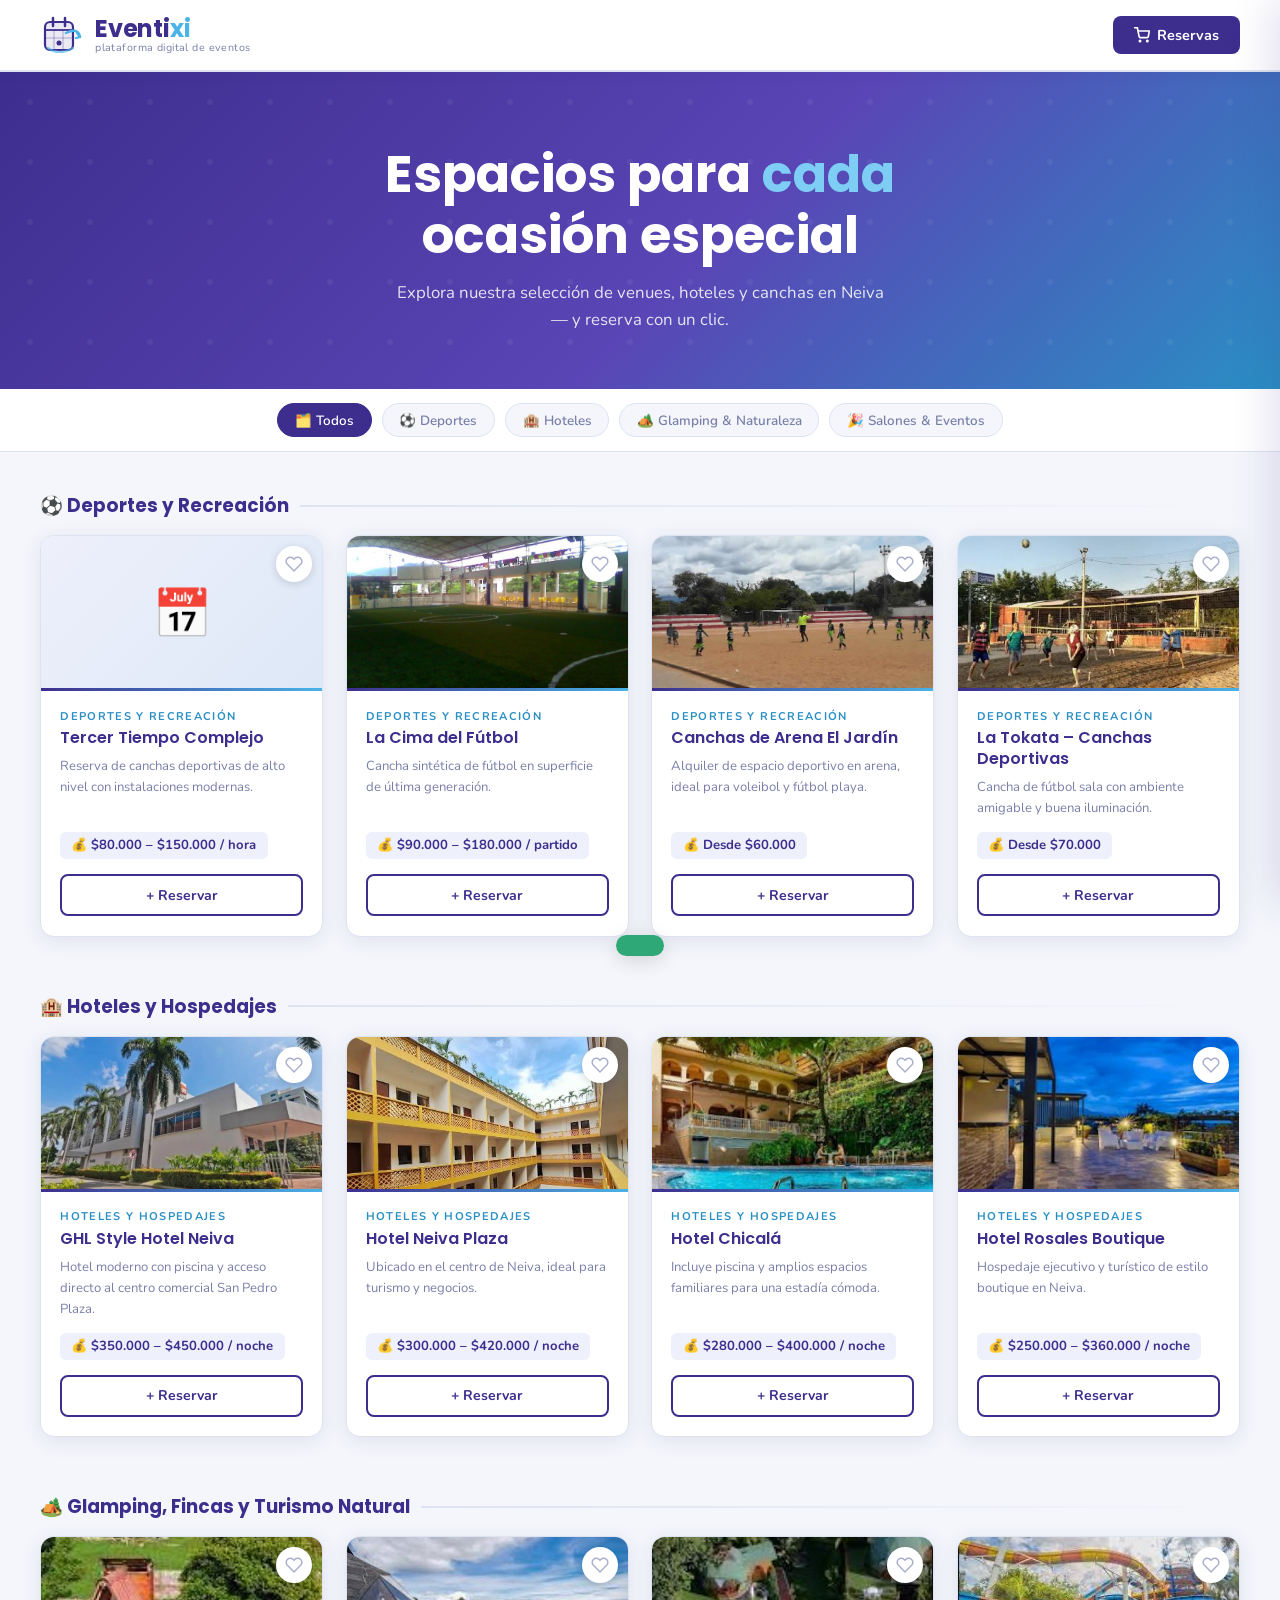
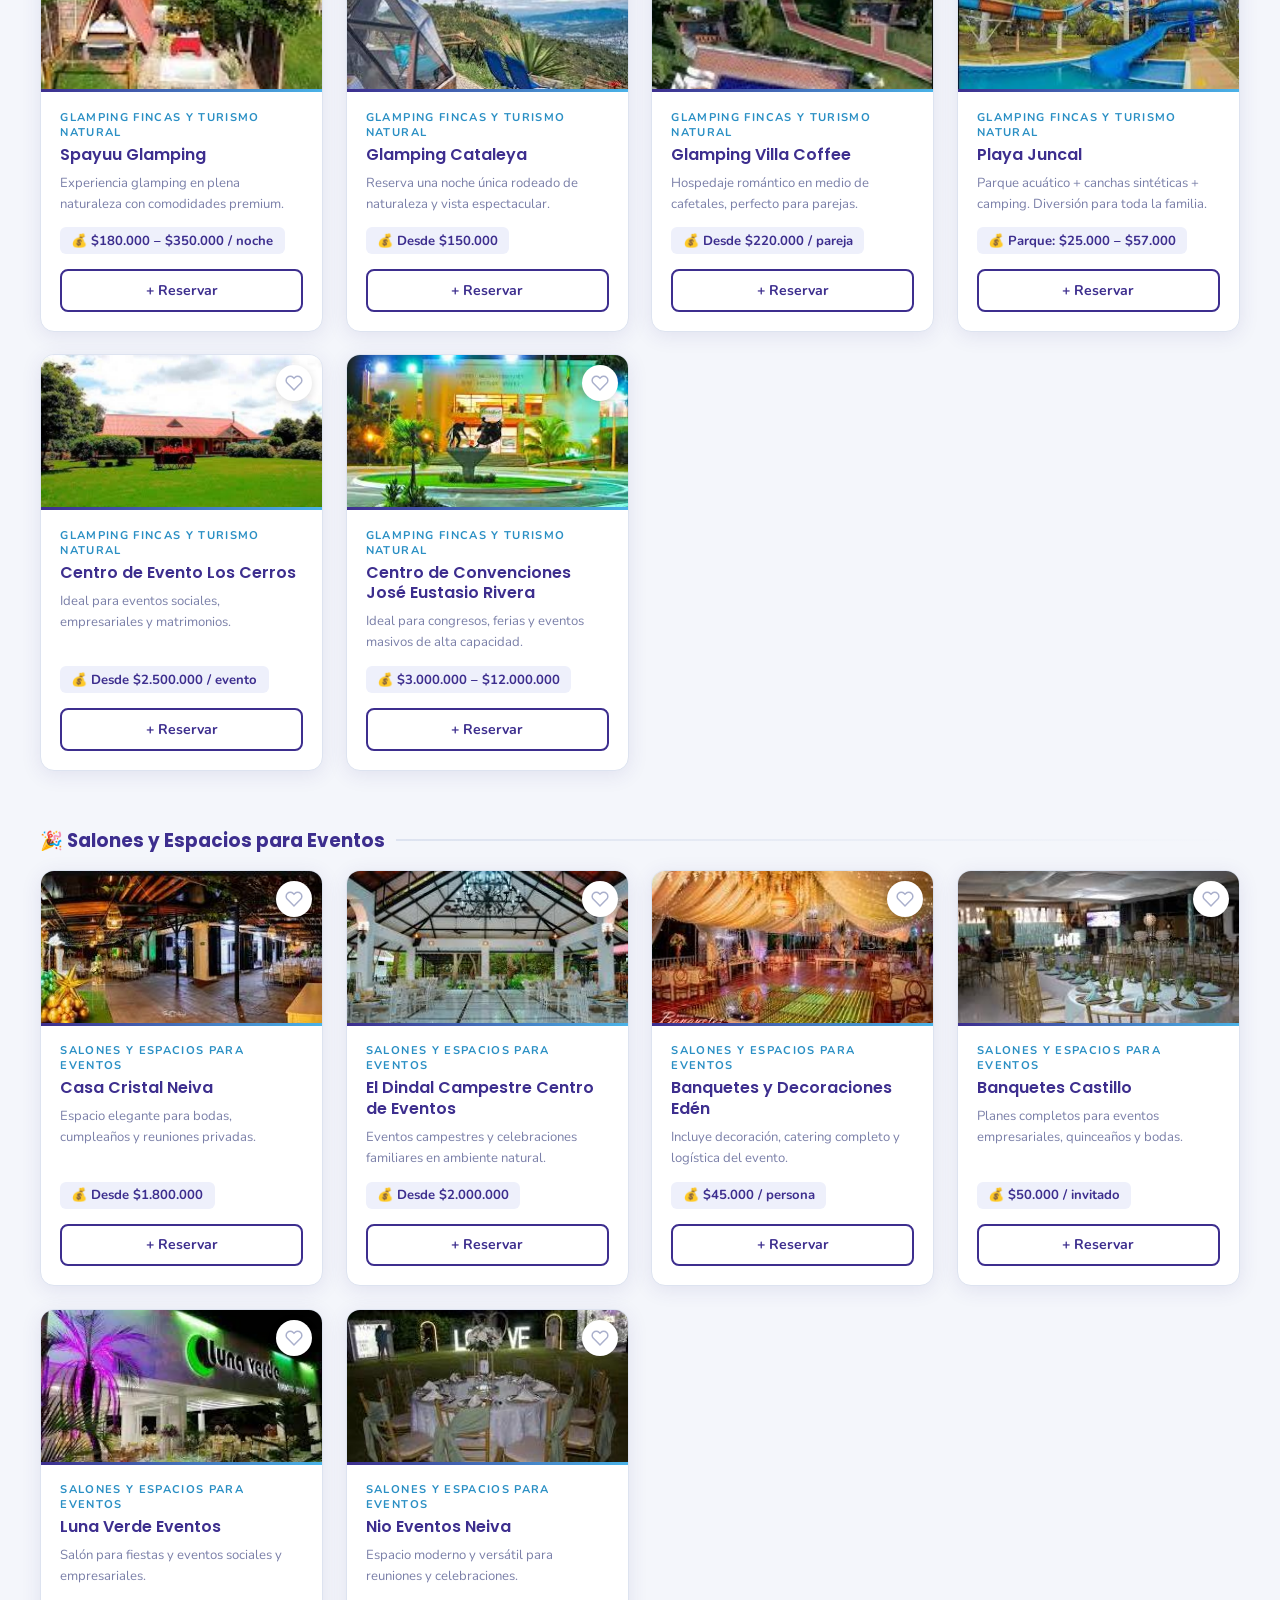
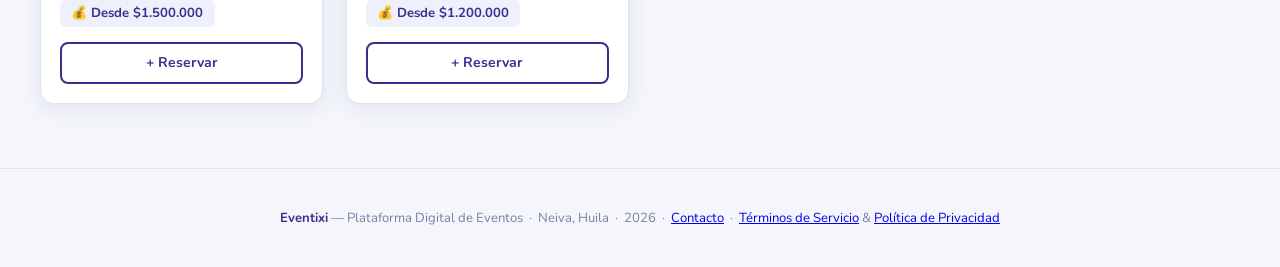
<file: frontend/index.html>
<!DOCTYPE html>
<html lang="es">
<head>
<meta charset="UTF-8">
<meta name="viewport" content="width=device-width, initial-scale=1.0">
<title>Eventixi — Plataforma Digital de Eventos</title>
<link href="https://fonts.googleapis.com/css2?family=Nunito:wght@300;400;600;700;800&family=Poppins:wght@400;600;700&display=swap" rel="stylesheet">
<style>
  :root {
    --purple:    #3d2e8e;
    --purple-dk: #2c1f6e;
    --purple-lt: #5a45b5;
    --sky:       #4ab3e8;
    --sky-lt:    #7dcdf4;
    --sky-dk:    #2a8fc4;
    --bg:        #f4f6fb;
    --surface:   #ffffff;
    --card:      #ffffff;
    --border:    #dde3f0;
    --text:      #1a1440;
    --muted:     #7a7fa8;
    --danger:    #e05555;
    --success:   #2da876;
    --heart:     #ff4d6d;
    --shadow:    0 4px 20px rgba(61,46,142,0.10);
    --shadow-h:  0 10px 36px rgba(61,46,142,0.18);
  }

  * { margin: 0; padding: 0; box-sizing: border-box; }

  body {
    background: var(--bg);
    color: var(--text);
    font-family: 'Nunito', sans-serif;
    min-height: 100vh;
  }

  /* ─── HEADER ─── */
  header {
    position: sticky; top: 0; z-index: 100;
    background: var(--surface);
    border-bottom: 2px solid var(--border);
    box-shadow: 0 2px 12px rgba(61,46,142,0.07);
    padding: 0 2.5rem;
    display: flex; align-items: center; justify-content: space-between;
    height: 72px; gap: 1rem;
  }

  .logo-wrap {
    display: flex; align-items: center; gap: 0.7rem;
    text-decoration: none; flex-shrink: 0;
  }
  .logo-icon { width: 44px; height: 44px; flex-shrink: 0; }
  .logo-text-wrap { display: flex; flex-direction: column; line-height: 1.1; }
  .logo-name {
    font-family: 'Poppins', sans-serif;
    font-size: 1.5rem; font-weight: 700;
    color: var(--purple); letter-spacing: -0.01em;
  }
  .logo-name span { color: var(--sky); }
  .logo-tagline { font-size: 0.67rem; color: var(--muted); letter-spacing: 0.04em; font-weight: 400; }

  .cart-btn {
    position: relative;
    background: var(--purple); color: #fff; border: none;
    padding: 0.55rem 1.3rem; border-radius: 8px;
    font-family: 'Nunito', sans-serif; font-weight: 700; font-size: 0.9rem;
    cursor: pointer; display: flex; align-items: center; gap: 0.45rem;
    transition: background 0.2s, transform 0.15s; white-space: nowrap; flex-shrink: 0;
  }
  .cart-btn:hover { background: var(--purple-dk); transform: translateY(-1px); }
  .cart-badge {
    background: var(--danger); color: #fff; border-radius: 50%;
    width: 20px; height: 20px; font-size: 0.68rem;
    display: flex; align-items: center; justify-content: center; font-weight: 800;
    position: absolute; top: -8px; right: -8px;
  }

  /* ─── HERO ─── */
  .hero {
    background: linear-gradient(135deg, var(--purple) 0%, var(--purple-lt) 55%, var(--sky-dk) 100%);
    color: #fff; text-align: center; padding: 4.5rem 1.5rem 3.5rem;
    position: relative; overflow: hidden;
  }
  .hero::before {
    content: ''; position: absolute; inset: 0;
    background: url("data:image/svg+xml,%3Csvg width='60' height='60' viewBox='0 0 60 60' xmlns='http://www.w3.org/2000/svg'%3E%3Ccircle cx='30' cy='30' r='3' fill='%23ffffff' fill-opacity='0.05'/%3E%3C/svg%3E");
  }
  .hero-content { position: relative; }
  .hero h1 {
    font-family: 'Poppins', sans-serif;
    font-size: clamp(1.9rem, 5vw, 3.2rem); font-weight: 700;
    line-height: 1.2; margin-bottom: 0.8rem;
  }
  .hero h1 em { font-style: normal; color: var(--sky-lt); }
  .hero p {
    font-size: clamp(0.9rem, 2vw, 1.05rem); opacity: 0.85;
    max-width: 500px; margin: 0 auto; line-height: 1.6;
  }

  /* ─── FILTERS ─── */
  .filters-wrap {
    background: var(--surface); border-bottom: 1px solid var(--border);
    position: sticky; top: 72px; z-index: 90; padding: 0.85rem 2.5rem;
    overflow-x: auto;
  }
  .filters {
    display: flex; gap: 0.6rem; justify-content: center; flex-wrap: wrap;
    max-width: 900px; margin: 0 auto;
  }
  .filter-btn {
    background: var(--bg); border: 1.5px solid var(--border); color: var(--muted);
    padding: 0.42rem 1.05rem; border-radius: 999px;
    font-family: 'Nunito', sans-serif; font-size: 0.84rem; font-weight: 600;
    cursor: pointer; transition: all 0.2s; white-space: nowrap;
  }
  .filter-btn:hover { border-color: var(--sky); color: var(--sky-dk); background: #e8f6fd; }
  .filter-btn.active { background: var(--purple); border-color: var(--purple); color: #fff; }

  /* ─── SECTION LABEL ─── */
  .section-label {
    display: flex; align-items: center; gap: 0.7rem;
    font-family: 'Poppins', sans-serif; font-size: 1.15rem; font-weight: 700;
    color: var(--purple); padding: 2.5rem 2.5rem 1rem;
  }
  .section-label::after {
    content: ''; flex: 1; height: 2px;
    background: linear-gradient(90deg, var(--border) 0%, transparent 100%);
  }

  /* ─── GRID ─── */
  .grid {
    display: grid;
    grid-template-columns: repeat(auto-fill, minmax(280px, 1fr));
    gap: 1.4rem; padding: 0 2.5rem 1rem;
    max-width: 1400px; margin: 0 auto;
  }

  /* ─── CARD ─── */
  .card {
    background: var(--card); border: 1.5px solid var(--border); border-radius: 14px;
    overflow: hidden; transition: transform 0.25s, box-shadow 0.25s, border-color 0.25s;
    display: flex; flex-direction: column; box-shadow: var(--shadow);
  }
  .card:hover { transform: translateY(-5px); box-shadow: var(--shadow-h); border-color: var(--sky); }

  .card-img {
    width: 100%; height: 155px;
    background: linear-gradient(135deg, #eef0fb 0%, #dde8f7 100%);
    display: flex; align-items: center; justify-content: center;
    font-size: 3rem; flex-shrink: 0; position: relative;
  }
  .card-img::after {
    content: ''; position: absolute; bottom: 0; left: 0; right: 0; height: 3px;
    background: linear-gradient(90deg, var(--purple), var(--sky));
  }

  /* ─── HEART BUTTON ─── */
  .like-btn {
    position: absolute;
    top: 10px; right: 10px;
    width: 36px; height: 36px;
    background: var(--surface);
    border: none;
    border-radius: 50%;
    cursor: pointer;
    display: flex; align-items: center; justify-content: center;
    box-shadow: 0 2px 8px rgba(0,0,0,0.15);
    transition: transform 0.2s, box-shadow 0.2s;
    z-index: 2;
    padding: 0;
  }
  .like-btn:hover { transform: scale(1.15); box-shadow: 0 4px 14px rgba(255,77,109,0.3); }

  .like-btn svg {
    width: 18px; height: 18px;
    transition: transform 0.3s cubic-bezier(0.34,1.56,0.64,1);
  }

  .like-btn .heart-icon {
    fill: none;
    stroke: #aab0cc;
    stroke-width: 2;
    transition: fill 0.25s, stroke 0.25s;
  }

  .like-btn.liked .heart-icon {
    fill: var(--heart);
    stroke: var(--heart);
  }
  .like-btn.liked svg { transform: scale(1.25); }

  @keyframes heartPop {
    0%   { transform: scale(1); }
    40%  { transform: scale(1.45); }
    70%  { transform: scale(0.9); }
    100% { transform: scale(1.25); }
  }
  .like-btn.pop svg { animation: heartPop 0.4s cubic-bezier(0.34,1.56,0.64,1) forwards; }

  .like-count {
    position: absolute;
    bottom: 10px; right: 10px;
    background: rgba(255,77,109,0.12);
    color: var(--heart);
    font-size: 0.68rem; font-weight: 800;
    padding: 0.18rem 0.5rem;
    border-radius: 999px;
    display: none;
    pointer-events: none;
    z-index: 2;
  }
  .like-count.visible { display: block; }

  .card-body { padding: 1.1rem 1.2rem 1.2rem; flex: 1; display: flex; flex-direction: column; }
  .card-cat { font-size: 0.7rem; letter-spacing: 0.12em; text-transform: uppercase; color: var(--sky-dk); margin-bottom: 0.3rem; font-weight: 700; }
  .card-name { font-family: 'Poppins', sans-serif; font-size: 1rem; font-weight: 600; line-height: 1.3; color: var(--purple); margin-bottom: 0.45rem; }
  .card-desc { font-size: 0.82rem; color: var(--muted); line-height: 1.6; flex: 1; margin-bottom: 0.8rem; }
  .card-price {
    display: inline-flex; align-items: center; gap: 0.3rem;
    background: #eef0fb; color: var(--purple); font-size: 0.82rem; font-weight: 700;
    padding: 0.28rem 0.7rem; border-radius: 6px; margin-bottom: 0.95rem; width: fit-content;
  }

  .reserve-btn {
    width: 100%; background: transparent; border: 2px solid var(--purple);
    color: var(--purple); padding: 0.6rem; border-radius: 8px;
    font-family: 'Nunito', sans-serif; font-size: 0.88rem; font-weight: 700;
    cursor: pointer; transition: all 0.2s;
  }
  .reserve-btn:hover { background: var(--purple); color: #fff; }
  .reserve-btn.added { background: var(--success); border-color: var(--success); color: #fff; }

  /* ─── CART SIDEBAR ─── */
  .cart-overlay {
    position: fixed; inset: 0; background: rgba(61,46,142,0.35);
    z-index: 200; opacity: 0; pointer-events: none;
    transition: opacity 0.3s; backdrop-filter: blur(3px);
  }
  .cart-overlay.open { opacity: 1; pointer-events: all; }
  .cart-panel {
    position: fixed; top: 0; right: 0; height: 100vh;
    width: 390px; max-width: 100vw;
    background: var(--surface); border-left: 2px solid var(--border);
    z-index: 201; transform: translateX(100%);
    transition: transform 0.35s cubic-bezier(0.4,0,0.2,1);
    display: flex; flex-direction: column;
    box-shadow: -8px 0 40px rgba(61,46,142,0.15);
  }
  .cart-panel.open { transform: translateX(0); }
  .cart-header {
    padding: 1.3rem 1.5rem 1rem; border-bottom: 2px solid var(--border);
    display: flex; align-items: center; justify-content: space-between;
    background: linear-gradient(135deg, var(--purple) 0%, var(--purple-lt) 100%); color: #fff;
  }
  .cart-header h2 { font-family: 'Poppins', sans-serif; font-size: 1.1rem; font-weight: 600; }
  .close-cart {
    background: rgba(255,255,255,0.15); border: none; color: #fff;
    width: 32px; height: 32px; border-radius: 50%; font-size: 1rem;
    cursor: pointer; display: flex; align-items: center; justify-content: center;
    transition: background 0.2s;
  }
  .close-cart:hover { background: rgba(255,255,255,0.3); }
  .cart-items { flex: 1; overflow-y: auto; padding: 1rem 1.2rem; display: flex; flex-direction: column; gap: 0.85rem; }
  .cart-empty { text-align: center; color: var(--muted); font-size: 0.9rem; margin-top: 3rem; }
  .cart-empty span { display: block; font-size: 2.5rem; margin-bottom: 0.8rem; }
  .cart-item {
    background: var(--bg); border: 1.5px solid var(--border); border-radius: 10px;
    padding: 0.85rem 1rem; display: flex; flex-direction: column; gap: 0.3rem;
    animation: slideIn 0.25s ease;
  }
  @keyframes slideIn { from { opacity:0; transform:translateX(20px); } to { opacity:1; transform:translateX(0); } }
  .ci-top { display: flex; align-items: flex-start; justify-content: space-between; gap: 0.5rem; }
  .ci-name { font-family: 'Poppins', sans-serif; font-size: 0.9rem; font-weight: 600; color: var(--purple); line-height: 1.3; }
  .ci-remove { background: none; border: none; color: var(--danger); cursor: pointer; font-size: 1rem; line-height: 1; flex-shrink: 0; padding: 0.1rem 0.25rem; border-radius: 4px; transition: background 0.15s; }
  .ci-remove:hover { background: #fdeaea; }
  .ci-cat { font-size: 0.7rem; color: var(--sky-dk); letter-spacing: 0.08em; text-transform: uppercase; font-weight: 700; }
  .ci-price { font-size: 0.82rem; color: var(--purple-lt); font-weight: 700; }
  .ci-date { margin-top: 0.4rem; }
  .ci-date label { display: block; font-size: 0.71rem; color: var(--muted); margin-bottom: 0.25rem; font-weight: 600; }
  .ci-date input {
    background: var(--surface); border: 1.5px solid var(--border); color: var(--text);
    padding: 0.35rem 0.6rem; border-radius: 6px; font-family: 'Nunito', sans-serif;
    font-size: 0.82rem; width: 100%; outline: none; transition: border-color 0.2s;
  }
  .ci-date input:focus { border-color: var(--sky); }
  .cart-footer { padding: 1.2rem 1.5rem; border-top: 2px solid var(--border); background: var(--bg); }
  .cart-summary { display: flex; justify-content: space-between; font-size: 0.84rem; color: var(--muted); margin-bottom: 0.3rem; font-weight: 600; }
  .cart-total { display: flex; justify-content: space-between; font-family: 'Poppins', sans-serif; font-size: 1.05rem; font-weight: 700; color: var(--purple); margin-bottom: 1rem; }
  .cart-total span:last-child { color: var(--sky-dk); }

  /* ─── CHECKOUT BTN (WhatsApp) ─── */
  .checkout-btn {
    width: 100%;
    background: linear-gradient(135deg, #25d366 0%, #128c3a 100%);
    color: #fff; border: none; padding: 0.78rem; border-radius: 9px;
    font-family: 'Poppins', sans-serif; font-weight: 600; font-size: 0.92rem;
    cursor: pointer; transition: opacity 0.2s, transform 0.15s; letter-spacing: 0.03em;
    display: flex; align-items: center; justify-content: center; gap: 0.5rem;
  }
  .checkout-btn:hover { opacity: 0.88; transform: translateY(-1px); }

  /* ─── WHATSAPP ICON ─── */
  .wa-icon { width: 20px; height: 20px; flex-shrink: 0; }

  /* ─── TOAST ─── */
  .toast {
    position: fixed; bottom: 1.5rem; left: 50%;
    transform: translateX(-50%) translateY(80px);
    background: var(--success); color: #fff;
    padding: 0.65rem 1.5rem; border-radius: 999px;
    font-size: 0.88rem; font-weight: 700; z-index: 300;
    transition: transform 0.35s cubic-bezier(0.4,0,0.2,1);
    white-space: nowrap; box-shadow: 0 4px 20px rgba(0,0,0,0.15);
  }
  .toast.show { transform: translateX(-50%) translateY(0); }

  footer {
    text-align: center; padding: 2.5rem 1rem;
    color: var(--muted); font-size: 0.82rem;
    border-top: 1px solid var(--border); margin-top: 3rem;
  }
  footer strong { color: var(--purple); }

  ::-webkit-scrollbar { width: 5px; }
  ::-webkit-scrollbar-track { background: transparent; }
  ::-webkit-scrollbar-thumb { background: var(--border); border-radius: 99px; }

  @media (max-width: 768px) {
    header { padding: 0 1rem; height: 64px; }
    .logo-tagline { display: none; }
    .logo-name { font-size: 1.2rem; }
    .logo-icon { width: 36px; height: 36px; }
    .cart-btn { padding: 0.5rem 0.9rem; font-size: 0.82rem; }
    .cart-label { display: none; }
    .hero { padding: 3rem 1.2rem 2.5rem; }
    .filters-wrap { padding: 0.7rem 1rem; top: 64px; }
    .filters { flex-wrap: nowrap; justify-content: flex-start; }
    .section-label { padding: 2rem 1.2rem 0.8rem; font-size: 1rem; }
    .grid { grid-template-columns: repeat(auto-fill, minmax(240px, 1fr)); gap: 1rem; padding: 0 1rem 1rem; }
  }
  @media (max-width: 480px) {
    .grid { grid-template-columns: 1fr; }
    .filters { gap: 0.4rem; }
    .filter-btn { font-size: 0.78rem; padding: 0.38rem 0.85rem; }
  }
</style>
</head>
<body>

<!-- ═══ HEADER ═══ -->
<header>
  <a class="logo-wrap" href="#">
    <svg class="logo-icon" viewBox="0 0 44 44" fill="none" xmlns="http://www.w3.org/2000/svg">
      <rect x="5" y="9" width="28" height="28" rx="5" fill="#3d2e8e" opacity="0.1"/>
      <rect x="5" y="9" width="28" height="28" rx="5" stroke="#3d2e8e" stroke-width="2.2" fill="none"/>
      <line x1="13" y1="5" x2="13" y2="13" stroke="#3d2e8e" stroke-width="2.5" stroke-linecap="round"/>
      <line x1="25" y1="5" x2="25" y2="13" stroke="#3d2e8e" stroke-width="2.5" stroke-linecap="round"/>
      <line x1="5" y1="17" x2="33" y2="17" stroke="#3d2e8e" stroke-width="1.8"/>
      <line x1="14" y1="17" x2="14" y2="37" stroke="#3d2e8e" stroke-width="1.2" opacity="0.3"/>
      <line x1="23" y1="17" x2="23" y2="37" stroke="#3d2e8e" stroke-width="1.2" opacity="0.3"/>
      <line x1="5" y1="25" x2="33" y2="25" stroke="#3d2e8e" stroke-width="1.2" opacity="0.3"/>
      <circle cx="19" cy="30" r="2.5" fill="#3d2e8e"/>
      <path d="M26 20 Q38 14 40 24" stroke="#4ab3e8" stroke-width="2.5" stroke-linecap="round" fill="none"/>
      <polyline points="37,20 40,24 36,25" stroke="#4ab3e8" stroke-width="2.2" stroke-linecap="round" stroke-linejoin="round" fill="none"/>
      <path d="M8 35 Q19 43 33 35" stroke="#4ab3e8" stroke-width="2.2" stroke-linecap="round" fill="none" opacity="0.65"/>
    </svg>
    <div class="logo-text-wrap">
      <div class="logo-name">Eventi<span>xi</span></div>
      <div class="logo-tagline">plataforma digital de eventos</div>
    </div>
  </a>
  <button class="cart-btn" onclick="toggleCart()">
    <svg width="16" height="16" viewBox="0 0 24 24" fill="none" stroke="currentColor" stroke-width="2.5" stroke-linecap="round" stroke-linejoin="round">
      <circle cx="9" cy="21" r="1"/><circle cx="20" cy="21" r="1"/>
      <path d="M1 1h4l2.68 13.39a2 2 0 0 0 2 1.61h9.72a2 2 0 0 0 2-1.61L23 6H6"/>
    </svg>
    <span class="cart-label">Reservas</span>
    <span class="cart-badge" id="cartBadge" style="display:none">0</span>
  </button>
</header>

<!-- ═══ HERO ═══ -->
<div class="hero">
  <div class="hero-content">
    <h1>Espacios para <em>cada</em><br>ocasión especial</h1>
    <p>Explora nuestra selección de venues, hoteles y canchas en Neiva — y reserva con un clic.</p>
  </div>
</div>

<!-- ═══ FILTERS ═══ -->
<div class="filters-wrap">
  <div class="filters">
    <button class="filter-btn active" onclick="filterBy('all',this)">🗂️ Todos</button>
    <button class="filter-btn" onclick="filterBy('deporte',this)">⚽ Deportes</button>
    <button class="filter-btn" onclick="filterBy('hotel',this)">🏨 Hoteles</button>
    <button class="filter-btn" onclick="filterBy('glamping',this)">🏕️ Glamping &amp; Naturaleza</button>
    <button class="filter-btn" onclick="filterBy('salon',this)">🎉 Salones &amp; Eventos</button>
  </div>
</div>

<!-- ═══ CONTENT ═══ -->
<div id="mainContent"></div>

<footer>
  <strong>Eventixi</strong> — Plataforma Digital de Eventos &nbsp;·&nbsp; Neiva, Huila &nbsp;·&nbsp; 2026 &nbsp;·&nbsp; <a href="mailto:info@eventixi.com">Contacto</a> &nbsp;·&nbsp; <a href="tel:3182742514">Términos de Servicio</a> &amp; <a href="tel:3182742514">Política de Privacidad</a>
</footer>

<div class="cart-overlay" id="cartOverlay" onclick="toggleCart()"></div>
<div class="cart-panel" id="cartPanel">
  <div class="cart-header">
    <h2>🛒 Carrito de Reservas</h2>
    <button class="close-cart" onclick="toggleCart()">✕</button>
  </div>
  <div class="cart-items" id="cartItems">
    <div class="cart-empty"><span>📭</span>Aún no has agregado reservas.</div>
  </div>
  <div class="cart-footer">
    <div class="cart-summary" id="cartSummary"></div>
    <div class="cart-total" id="cartTotal"></div>
    <button class="checkout-btn" onclick="checkout()">
      <!-- WhatsApp SVG icon -->
      <svg class="wa-icon" viewBox="0 0 32 32" fill="none" xmlns="http://www.w3.org/2000/svg">
        <circle cx="16" cy="16" r="16" fill="none"/>
        <path d="M16 4C9.373 4 4 9.373 4 16c0 2.385.668 4.61 1.826 6.5L4 28l5.65-1.8A11.93 11.93 0 0 0 16 28c6.627 0 12-5.373 12-12S22.627 4 16 4z" fill="#fff" fill-opacity="0.25"/>
        <path d="M23.5 20.9c-.3.85-1.5 1.55-2.45 1.75-.65.13-1.5.24-4.35-.94-3.65-1.5-6-5.2-6.18-5.44-.18-.24-1.47-1.96-1.47-3.73 0-1.77.93-2.63 1.26-2.99.33-.36.72-.45.96-.45.24 0 .48.002.69.012.22.01.52-.084.81.62.3.72 1.02 2.5 1.11 2.68.09.18.15.39.03.63-.12.24-.18.39-.36.6-.18.21-.38.47-.54.63-.18.18-.37.38-.16.74.21.36.93 1.53 2 2.48 1.37 1.22 2.53 1.6 2.89 1.78.36.18.57.15.78-.09.21-.24.9-1.05 1.14-1.41.24-.36.48-.3.81-.18.33.12 2.1.99 2.46 1.17.36.18.6.27.69.42.09.15.09.87-.21 1.72z" fill="#fff"/>
      </svg>
      Confirmar por WhatsApp
    </button>
  </div>
</div>

<div class="toast" id="toast"></div>

<script>
const WHATSAPP_NUMBER = '573182742514'; // número con código de país (Colombia: 57)

const DATA = {
  deporte: {
    label: "⚽ Deportes y Recreación",
    items: [
      { id:1, name:"Tercer Tiempo Complejo", price:"$80.000 – $150.000 / hora", priceMin:80000, desc:"Reserva de canchas deportivas de alto nivel con instalaciones modernas.", img:"" },
      { id:2, name:"La Cima del Fútbol", price:"$90.000 – $180.000 / partido", priceMin:90000, desc:"Cancha sintética de fútbol en superficie de última generación.", img:"assets/img/la cima del futbol.jpg" },
      { id:3, name:"Canchas de Arena El Jardín", price:"Desde $60.000", priceMin:60000, desc:"Alquiler de espacio deportivo en arena, ideal para voleibol y fútbol playa.", img:"assets/img/canchas arenas del jardin.jpg" },
      { id:4, name:"La Tokata – Canchas Deportivas", price:"Desde $70.000", priceMin:70000, desc:"Cancha de fútbol sala con ambiente amigable y buena iluminación.", img:"assets/img/La Tokata - canchas deportivas.jpg" },
    ]
  },
  hotel: {
    label: "🏨 Hoteles y Hospedajes",
    items: [
      { id:5, name:"GHL Style Hotel Neiva", price:"$350.000 – $450.000 / noche", priceMin:350000, desc:"Hotel moderno con piscina y acceso directo al centro comercial San Pedro Plaza.", img:"assets/img/GHL Style Hotel Neiva.jpg" },
      { id:6, name:"Hotel Neiva Plaza", price:"$300.000 – $420.000 / noche", priceMin:300000, desc:"Ubicado en el centro de Neiva, ideal para turismo y negocios.", img:"assets/img/Hotel Neiva Plaza.jpg" },
      { id:7, name:"Hotel Chicalá", price:"$280.000 – $400.000 / noche", priceMin:280000, desc:"Incluye piscina y amplios espacios familiares para una estadía cómoda.", img:"assets/img/Hotel Chicalá.jpg" },
      { id:8, name:"Hotel Rosales Boutique", price:"$250.000 – $360.000 / noche", priceMin:250000, desc:"Hospedaje ejecutivo y turístico de estilo boutique en Neiva.", img:"assets/img/HOTEL ROSALES BOUTIQUE.jpg" },
    ]
  },
  glamping: {
    label: "🏕️ Glamping, Fincas y Turismo Natural",
    items: [
      { id:9,  name:"Spayuu Glamping", price:"$180.000 – $350.000 / noche", priceMin:180000, desc:"Experiencia glamping en plena naturaleza con comodidades premium.", img:"assets/img/Spayuu Glamping.jpg" },
      { id:10, name:"Glamping Cataleya", price:"Desde $150.000", priceMin:150000, desc:"Reserva una noche única rodeado de naturaleza y vista espectacular.", img:"assets/img/GLAMPING CATALEYA.jpg" },
      { id:11, name:"Glamping Villa Coffee", price:"Desde $220.000 / pareja", priceMin:220000, desc:"Hospedaje romántico en medio de cafetales, perfecto para parejas.", img:"assets/img/Glamping villa Coffee.jpg" },
      { id:12, name:"Playa Juncal", price:"Parque: $25.000 – $57.000", priceMin:25000, desc:"Parque acuático + canchas sintéticas + camping. Diversión para toda la familia.", img:"assets/img/Playa Juncal.jpg" },
      { id:13, name:"Centro de Evento Los Cerros", price:"Desde $2.500.000 / evento", priceMin:2500000, desc:"Ideal para eventos sociales, empresariales y matrimonios.", img:"assets/img/Centro de Evento los Cerros.jpg" },
      { id:14, name:"Centro de Convenciones José Eustasio Rivera", price:"$3.000.000 – $12.000.000", priceMin:3000000, desc:"Ideal para congresos, ferias y eventos masivos de alta capacidad.", img:"assets/img/Centro de convenciónes jose eustasio rivera.jpg" },
    ]
  },
  salon: {
    label: "🎉 Salones y Espacios para Eventos",
    items: [
      { id:15, name:"Casa Cristal Neiva", price:"Desde $1.800.000", priceMin:1800000, desc:"Espacio elegante para bodas, cumpleaños y reuniones privadas.", img:"assets/img/Casa Cristal Neiva.jpg" },
      { id:16, name:"El Dindal Campestre Centro de Eventos", price:"Desde $2.000.000", priceMin:2000000, desc:"Eventos campestres y celebraciones familiares en ambiente natural.", img:"assets/img/El Dindal Campestre Centro de Eventos.jpg" },
      { id:17, name:"Banquetes y Decoraciones Edén", price:"$45.000 / persona", priceMin:45000, desc:"Incluye decoración, catering completo y logística del evento.", img:"assets/img/BANQUETES Y DECORACIONES EDEN.jpg" },
      { id:18, name:"Banquetes Castillo", price:"$50.000 / invitado", priceMin:50000, desc:"Planes completos para eventos empresariales, quinceaños y bodas.", img:"assets/img/Banquetes Castillo.jpg" },
      { id:19, name:"Luna Verde Eventos", price:"Desde $1.500.000", priceMin:1500000, desc:"Salón para fiestas y eventos sociales y empresariales.", img:"assets/img/Luna Verde Eventos Sociales y Empresariales.jpg" },
      { id:20, name:"Nio Eventos Neiva", price:"Desde $1.200.000", priceMin:1200000, desc:"Espacio moderno y versátil para reuniones y celebraciones.", img:"assets/img/Nio Eventos Neiva.jpg" },
    ]
  }
};

let cart = [], currentFilter = 'all';
const likes = {};

function heartSVG() {
  return `<svg viewBox="0 0 24 24" xmlns="http://www.w3.org/2000/svg">
    <path class="heart-icon" d="M20.84 4.61a5.5 5.5 0 0 0-7.78 0L12 5.67l-1.06-1.06a5.5 5.5 0 0 0-7.78 7.78l1.06 1.06L12 21.23l7.78-7.78 1.06-1.06a5.5 5.5 0 0 0 0-7.78z"/>
  </svg>`;
}

function renderContent() {
  const container = document.getElementById('mainContent');
  container.innerHTML = '';
  const sections = currentFilter === 'all' ? Object.keys(DATA) : [currentFilter];
  sections.forEach(key => {
    const s = DATA[key];
    const lbl = document.createElement('div');
    lbl.className = 'section-label';
    lbl.textContent = s.label;
    container.appendChild(lbl);
    const grid = document.createElement('div');
    grid.className = 'grid';
    s.items.forEach(item => {
      const inCart = cart.find(c => c.id === item.id);
      const isLiked = !!likes[item.id];
      const likeCount = likes[item.id] || 0;
      const cat = s.label.replace(/[^\w\sáéíóúñÁÉÍÓÚÑ®&]/g,'').trim();
      grid.innerHTML += `
        <div class="card">
          <div class="card-img">
            ${item.img
              ? `<img src="${item.img}" alt="${item.name}" style="width:100%;height:100%;object-fit:cover;position:absolute;inset:0;border-radius:0;">`
              : '<span style="font-size:3rem;">📅</span>'}
            <button
              class="like-btn ${isLiked ? 'liked' : ''}"
              id="like-btn-${item.id}"
              onclick="toggleLike(${item.id})"
              title="${isLiked ? 'Quitar me gusta' : 'Me gusta'}"
              aria-label="${isLiked ? 'Quitar me gusta' : 'Me gusta'}"
            >${heartSVG()}</button>
            <span class="like-count ${likeCount > 0 ? 'visible' : ''}" id="like-count-${item.id}">
              ♥ ${likeCount}
            </span>
          </div>
          <div class="card-body">
            <div class="card-cat">${cat}</div>
            <div class="card-name">${item.name}</div>
            <div class="card-desc">${item.desc}</div>
            <div class="card-price">💰 ${item.price}</div>
            <button class="reserve-btn ${inCart?'added':''}" onclick="addToCart(${item.id},'${key}')">
              ${inCart ? '✓ Reservado' : '+ Reservar'}
            </button>
          </div>
        </div>`;
    });
    container.appendChild(grid);
  });
}

function toggleLike(id) {
  const btn = document.getElementById('like-btn-' + id);
  const countEl = document.getElementById('like-count-' + id);
  if (!btn) return;
  if (likes[id]) {
    delete likes[id];
    btn.classList.remove('liked', 'pop');
    countEl.classList.remove('visible');
    countEl.textContent = '♥ 0';
  } else {
    likes[id] = (likes[id] || 0) + 1;
    btn.classList.remove('pop');
    void btn.offsetWidth;
    btn.classList.add('liked', 'pop');
    countEl.textContent = '♥ ' + likes[id];
    countEl.classList.add('visible');
    showToast('❤️ ¡Te gusta este lugar!', '#ff4d6d');
  }
}

function filterBy(cat, btn) {
  currentFilter = cat;
  document.querySelectorAll('.filter-btn').forEach(b => b.classList.remove('active'));
  btn.classList.add('active');
  renderContent();
}

function addToCart(id, catKey) {
  const item = DATA[catKey].items.find(i => i.id === id);
  if (!item) return;
  if (cart.find(c => c.id === id)) {
    cart = cart.filter(c => c.id !== id);
    showToast('Removido: ' + item.name, '#e05555');
  } else {
    cart.push({...item, date:'', catKey});
    showToast('¡Agregado! ' + item.name);
  }
  updateCartUI(); renderContent();
}

function removeFromCart(id) {
  cart = cart.filter(c => c.id !== id);
  updateCartUI(); renderContent();
}

function updateDate(id, val) {
  const item = cart.find(c => c.id === id);
  if (item) item.date = val;
}

function updateCartUI() {
  const badge = document.getElementById('cartBadge');
  const itemsEl = document.getElementById('cartItems');
  const summary = document.getElementById('cartSummary');
  const total = document.getElementById('cartTotal');

  badge.textContent = cart.length;
  badge.style.display = cart.length ? 'flex' : 'none';

  if (!cart.length) {
    itemsEl.innerHTML = '<div class="cart-empty"><span>📭</span>Aún no has agregado reservas.</div>';
    summary.innerHTML = ''; total.innerHTML = '';
    return;
  }

  itemsEl.innerHTML = cart.map(item => `
    <div class="cart-item">
      <div class="ci-top">
        <div class="ci-name">${item.name}</div>
        <button class="ci-remove" onclick="removeFromCart(${item.id})" title="Eliminar">✕</button>
      </div>
      <div class="ci-cat">${DATA[item.catKey].label.replace(/[^\w\sáéíóúñÁÉÍÓÚÑ®&]/g,'').trim()}</div>
      <div class="ci-price">💰 ${item.price}</div>
      <div class="ci-date">
        <label>📅 Fecha deseada</label>
        <input type="date" value="${item.date}"
          onchange="updateDate(${item.id},this.value)"
          min="${new Date().toISOString().split('T')[0]}">
      </div>
    </div>`).join('');

  const n = cart.length;
  summary.innerHTML = `<span>${n} servicio${n>1?'s':''} seleccionado${n>1?'s':''}</span>`;
  const min = cart.reduce((s,i) => s + i.priceMin, 0);
  total.innerHTML = `<span>Estimado desde</span><span>$${min.toLocaleString('es-CO')} COP</span>`;
}

function toggleCart() {
  document.getElementById('cartOverlay').classList.toggle('open');
  document.getElementById('cartPanel').classList.toggle('open');
}

/* ─── CHECKOUT → WHATSAPP ─── */
function checkout() {
  if (!cart.length) return;

  // Validar que todos tengan fecha
  if (cart.some(c => !c.date)) {
    showToast('⚠️ Selecciona fecha para cada reserva', '#e08a30');
    return;
  }

  // Construir el mensaje para WhatsApp
  const lineas = cart.map((item, i) => {
    const fechaFormateada = new Date(item.date + 'T12:00:00').toLocaleDateString('es-CO', {
      weekday: 'long', year: 'numeric', month: 'long', day: 'numeric'
    });
    return `${i + 1}. *${item.name}*\n   Fecha: ${fechaFormateada}\n   Precio: ${item.price}`;
  }).join('\n\n');

  const totalMin = cart.reduce((s, i) => s + i.priceMin, 0);
  const totalFormateado = totalMin.toLocaleString('es-CO');

  const mensaje =
`¡Hola! Me comunico desde *Eventixi* para solicitar la siguiente reserva:

${lineas}

*Total :* $${totalFormateado} COP

Por favor confirmar disponibilidad. ¡Gracias! `;

  const url = `https://wa.me/${WHATSAPP_NUMBER}?text=${encodeURIComponent(mensaje)}`;
  window.open(url, '_blank');

  // Limpiar carrito después de redirigir
  showToast('✅ ¡Redirigiendo a WhatsApp!');
  setTimeout(() => {
    cart = [];
    updateCartUI();
    toggleCart();
    renderContent();
  }, 1200);
}

function showToast(msg, color='#2da876') {
  const t = document.getElementById('toast');
  t.textContent = msg; t.style.background = color;
  t.classList.add('show');
  setTimeout(() => t.classList.remove('show'), 2800);
}

renderContent();
</script>
<!-- Configuracion de ambiente (CRITICO: debe ir primero) -->
<script src="./scripts/env-config.js"></script></body>
</html>
</file>
